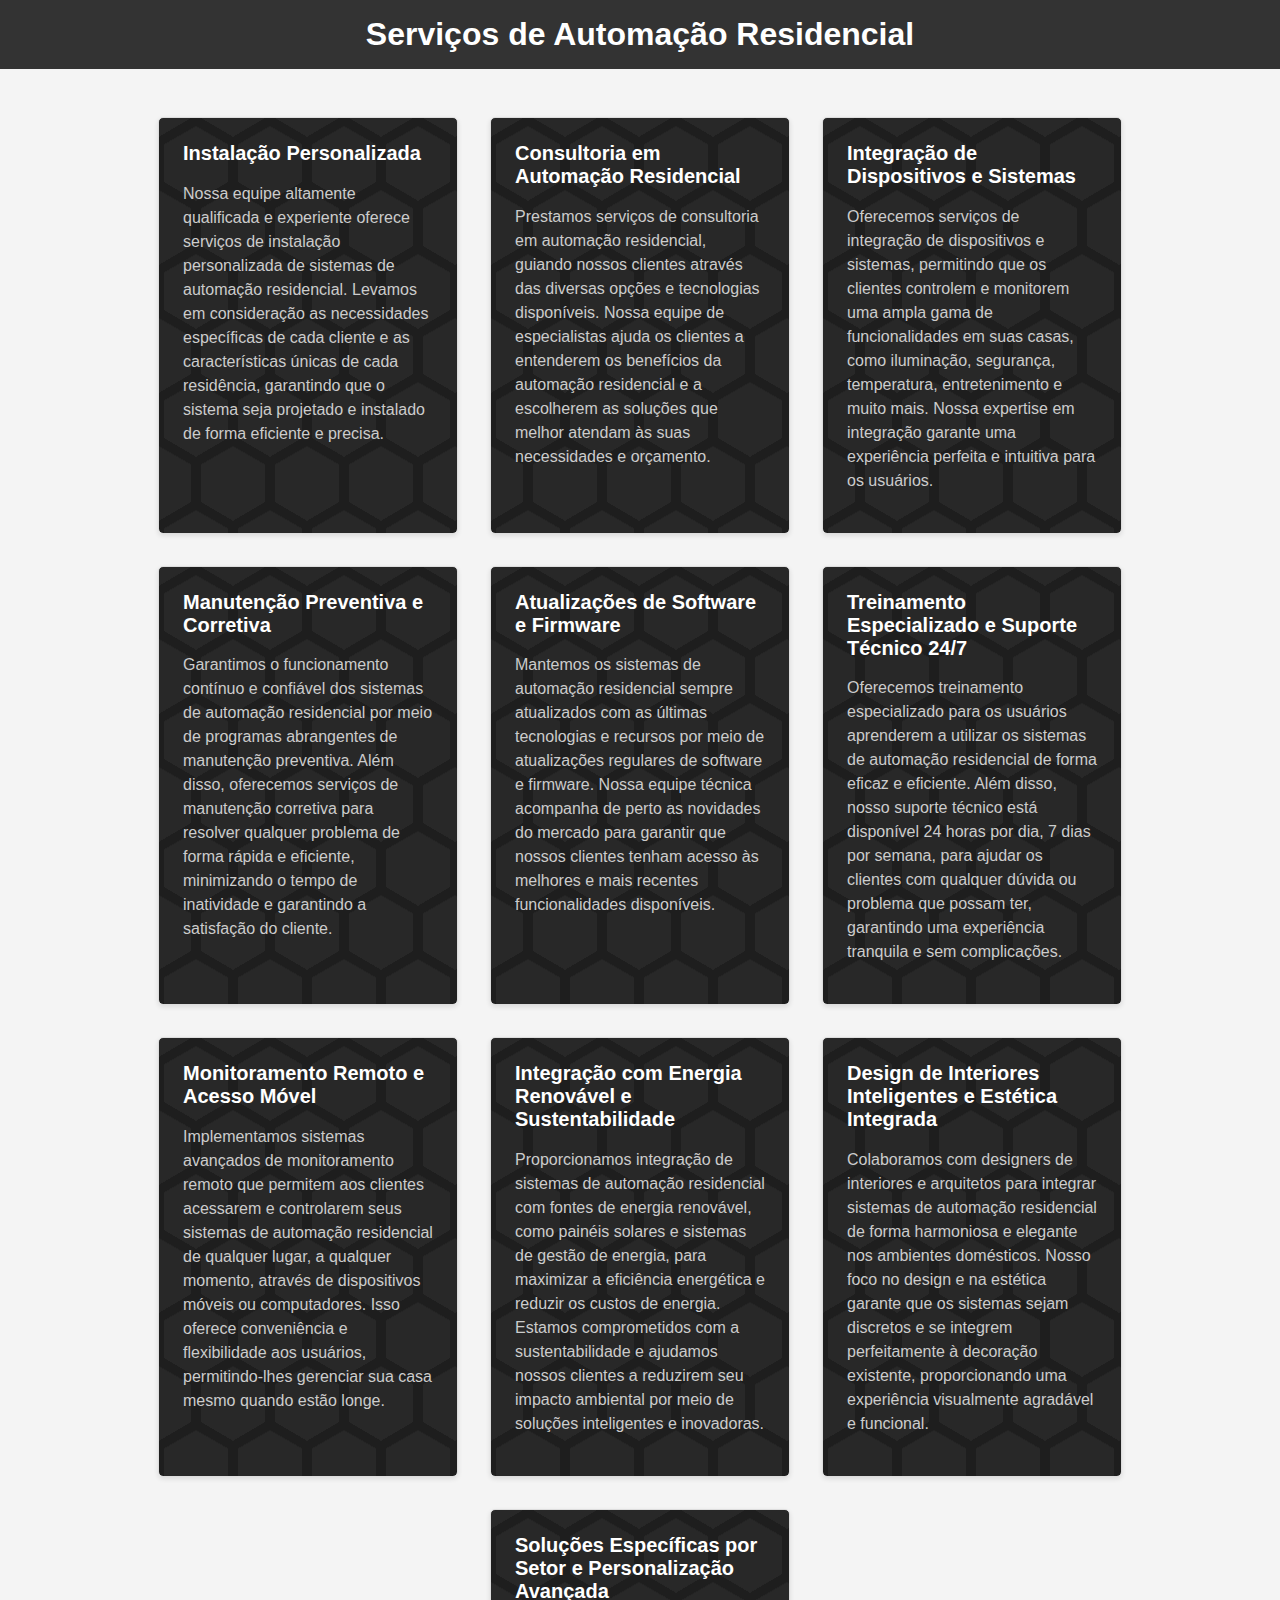
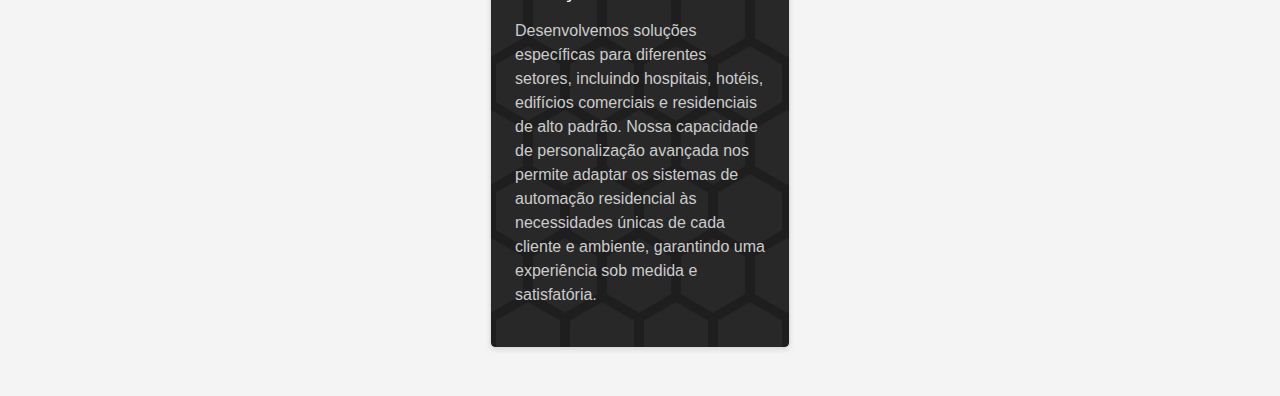
<file: serviços.html>
<!DOCTYPE html>
<html lang="pt-BR">
<head>
    <meta charset="UTF-8">
    <meta name="viewport" content="width=device-width, initial-scale=1.0">
    <title>Serviços de Automação Residencial</title>
    <link rel="stylesheet" href="serviços.css">
</head>
<body>

    <header>
        <h1>Serviços de Automação Residencial</h1>
    </header>
    <main>
        <section class="card">
            <div class="container"></div>
            <div class="card-content">
                <h2>Instalação Personalizada</h2>
                <p>Nossa equipe altamente qualificada e experiente oferece serviços de instalação personalizada de sistemas de automação residencial. Levamos em consideração as necessidades específicas de cada cliente e as características únicas de cada residência, garantindo que o sistema seja projetado e instalado de forma eficiente e precisa.</p>
            </div>
        </section>
        <section class="card">
            <div class="container"></div>
            <div class="card-content">
                <h2>Consultoria em Automação Residencial</h2>
                <p>Prestamos serviços de consultoria em automação residencial, guiando nossos clientes através das diversas opções e tecnologias disponíveis. Nossa equipe de especialistas ajuda os clientes a entenderem os benefícios da automação residencial e a escolherem as soluções que melhor atendam às suas necessidades e orçamento.</p>
            </div>
        </section>
        <section class="card">
            <div class="container"></div>
            <div class="card-content">
                <h2>Integração de Dispositivos e Sistemas</h2>
                <p>Oferecemos serviços de integração de dispositivos e sistemas, permitindo que os clientes controlem e monitorem uma ampla gama de funcionalidades em suas casas, como iluminação, segurança, temperatura, entretenimento e muito mais. Nossa expertise em integração garante uma experiência perfeita e intuitiva para os usuários.</p>
            </div>
        </section>
        <section class="card">
            <div class="container"></div>
            <div class="card-content">
                <h2>Manutenção Preventiva e Corretiva</h2>
                <p>Garantimos o funcionamento contínuo e confiável dos sistemas de automação residencial por meio de programas abrangentes de manutenção preventiva. Além disso, oferecemos serviços de manutenção corretiva para resolver qualquer problema de forma rápida e eficiente, minimizando o tempo de inatividade e garantindo a satisfação do cliente.</p>
            </div>
        </section>
        <section class="card">
            <div class="container"></div>
            <div class="card-content">
                <h2>Atualizações de Software e Firmware</h2>
                <p>Mantemos os sistemas de automação residencial sempre atualizados com as últimas tecnologias e recursos por meio de atualizações regulares de software e firmware. Nossa equipe técnica acompanha de perto as novidades do mercado para garantir que nossos clientes tenham acesso às melhores e mais recentes funcionalidades disponíveis.</p>
            </div>
        </section>
        <section class="card">
            <div class="container"></div>
            <div class="card-content">
                <h2>Treinamento Especializado e Suporte Técnico 24/7</h2>
                <p>Oferecemos treinamento especializado para os usuários aprenderem a utilizar os sistemas de automação residencial de forma eficaz e eficiente. Além disso, nosso suporte técnico está disponível 24 horas por dia, 7 dias por semana, para ajudar os clientes com qualquer dúvida ou problema que possam ter, garantindo uma experiência tranquila e sem complicações.</p>
            </div>
        </section>
        <section class="card">
            <div class="container"></div>
            <div class="card-content">
                <h2>Monitoramento Remoto e Acesso Móvel</h2>
                <p>Implementamos sistemas avançados de monitoramento remoto que permitem aos clientes acessarem e controlarem seus sistemas de automação residencial de qualquer lugar, a qualquer momento, através de dispositivos móveis ou computadores. Isso oferece conveniência e flexibilidade aos usuários, permitindo-lhes gerenciar sua casa mesmo quando estão longe.</p>
            </div>
        </section>
        <section class="card">
            <div class="container"></div>
            <div class="card-content">
                <h2>Integração com Energia Renovável e Sustentabilidade</h2>
                <p>Proporcionamos integração de sistemas de automação residencial com fontes de energia renovável, como painéis solares e sistemas de gestão de energia, para maximizar a eficiência energética e reduzir os custos de energia. Estamos comprometidos com a sustentabilidade e ajudamos nossos clientes a reduzirem seu impacto ambiental por meio de soluções inteligentes e inovadoras.</p>
            </div>
        </section>
        <section class="card">
            <div class="container"></div>
            <div class="card-content">
                <h2>Design de Interiores Inteligentes e Estética Integrada</h2>
                <p>Colaboramos com designers de interiores e arquitetos para integrar sistemas de automação residencial de forma harmoniosa e elegante nos ambientes domésticos. Nosso foco no design e na estética garante que os sistemas sejam discretos e se integrem perfeitamente à decoração existente, proporcionando uma experiência visualmente agradável e funcional.</p>
            </div>
        </section>
        <section class="card">
            <div class="container"></div>
            <div class="card-content">
                <h2>Soluções Específicas por Setor e Personalização Avançada</h2>
                <p>Desenvolvemos soluções específicas para diferentes setores, incluindo hospitais, hotéis, edifícios comerciais e residenciais de alto padrão. Nossa capacidade de personalização avançada nos permite adaptar os sistemas de automação residencial às necessidades únicas de cada cliente e ambiente, garantindo uma experiência sob medida e satisfatória.</p>
            </div>
        </section>
    </main>
</body>
</html>
</file>
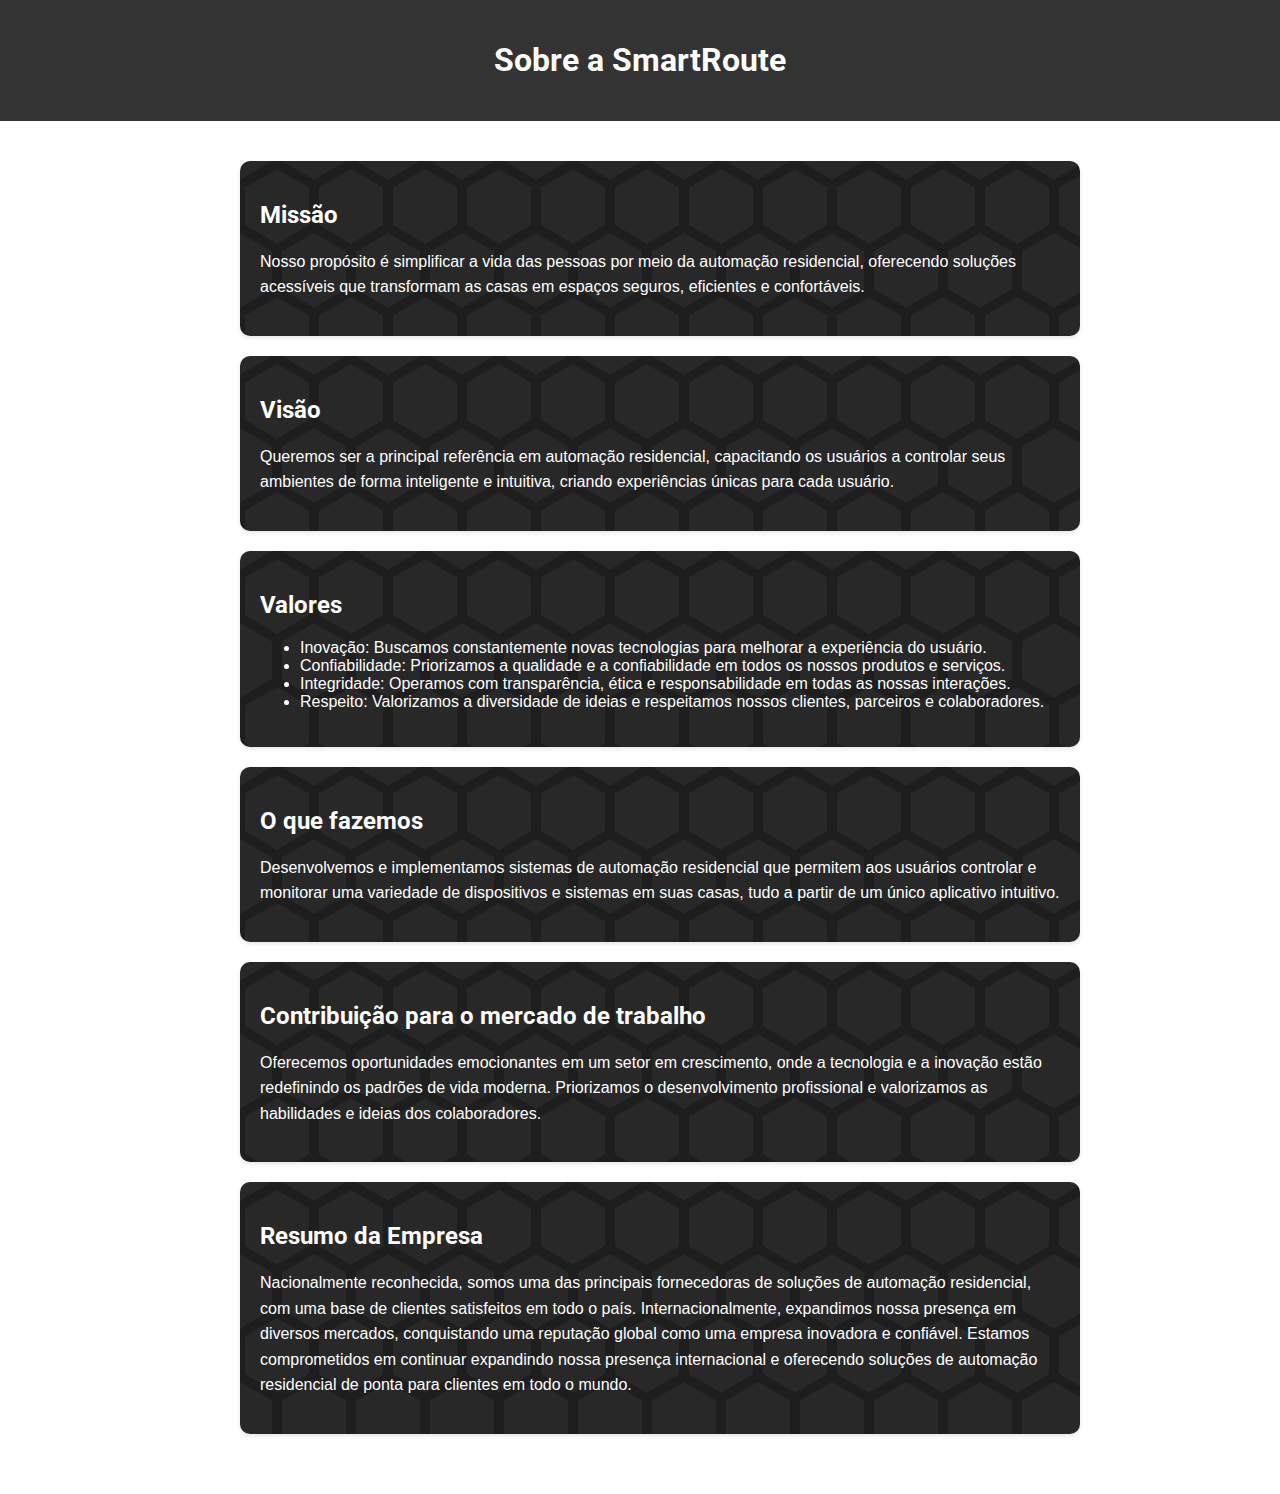
<file: sobre.html>
<!DOCTYPE html>
<html lang="pt-BR">
<head>
    <meta charset="UTF-8">
    <meta name="viewport" content="width=device-width, initial-scale=1.0">
    <title>SmartRoute - Automação Residencial</title>
    <link href="https://fonts.googleapis.com/css2?family=Roboto:wght@700&display=swap" rel="stylesheet">
    <style>
        body {
            font-family: Arial, sans-serif;
            margin: 0;
            padding: 0;
            background-color: #fff;
            color: #fff;
        }
        header {
            background-color: #333;
            color: #fff;
            padding: 20px;
            text-align: center;
        }
        section {
            padding: 20px;
            margin: 20px auto;
            max-width: 800px;
        }
        .card {
            background-color: #fff;
            border-radius: 10px; /* Ajuste o valor do raio de borda aqui */
            box-shadow: 0 2px 4px rgba(0, 0, 0, 0.1);
            padding: 20px;
            margin-bottom: 20px;
            width: 100%;
            height: 100%;
            --s: 37px; 
            --c: #0000, #282828 0.5deg 119.5deg, #0000 120deg;
            --g1: conic-gradient(from 60deg at 56.25% calc(425% / 6), var(--c));
            --g2: conic-gradient(from 180deg at 43.75% calc(425% / 6), var(--c));
            --g3: conic-gradient(from -60deg at 50% calc(175% / 12), var(--c));
            background: var(--g1), var(--g1) var(--s) calc(1.73 * var(--s)), var(--g2),
                var(--g2) var(--s) calc(1.73 * var(--s)), var(--g3) var(--s) 0,
                var(--g3) 0 calc(1.73 * var(--s)) #1e1e1e;
            background-size: calc(2 * var(--s)) calc(3.46 * var(--s));
            transition: transform 0.3s ease-in-out, box-shadow 0.3s ease-in-out; /* Adiciona transição suave */
        }
        .card:hover {
            transform: scale(1.05); /* Aumenta o tamanho quando hover */
            box-shadow: 0 4px 8px rgba(0, 0, 0, 0.2); /* Adiciona uma sombra sutil */
        }
        h1, h2 {
            color: #fff;
            font-family: 'Roboto', sans-serif;
            font-weight: 700;
        }
        p {
            line-height: 1.6;
        }
    </style>
</head>
<body>
    <header>
        <h1>Sobre a SmartRoute</h1>
    </header>
    <section>
        <div class="card container"> <!--  .container -->
            <h2>Missão</h2>
            <p>Nosso propósito é simplificar a vida das pessoas por meio da automação residencial, oferecendo soluções acessíveis que transformam as casas em espaços seguros, eficientes e confortáveis.</p>
        </div>
        <div class="card container"> <!-- .container -->
            <h2>Visão</h2>
            <p>Queremos ser a principal referência em automação residencial, capacitando os usuários a controlar seus ambientes de forma inteligente e intuitiva, criando experiências únicas para cada usuário.</p>
        </div>
        <div class="card container"> <!--.container -->
            <h2>Valores</h2>
            <ul>
                <li>Inovação: Buscamos constantemente novas tecnologias para melhorar a experiência do usuário.</li>
                <li>Confiabilidade: Priorizamos a qualidade e a confiabilidade em todos os nossos produtos e serviços.</li>
                <li>Integridade: Operamos com transparência, ética e responsabilidade em todas as nossas interações.</li>
                <li>Respeito: Valorizamos a diversidade de ideias e respeitamos nossos clientes, parceiros e colaboradores.</li>
            </ul>
        </div>
        <div class="card container"> <!--  .container -->
            <h2>O que fazemos</h2>
            <p>Desenvolvemos e implementamos sistemas de automação residencial que permitem aos usuários controlar e monitorar uma variedade de dispositivos e sistemas em suas casas, tudo a partir de um único aplicativo intuitivo.</p>
        </div>
        <div class="card container"> <!-- A .container -->
            <h2>Contribuição para o mercado de trabalho</h2>
            <p>Oferecemos oportunidades emocionantes em um setor em crescimento, onde a tecnologia e a inovação estão redefinindo os padrões de vida moderna. Priorizamos o desenvolvimento profissional e valorizamos as habilidades e ideias dos colaboradores.</p>
        </div>
        <div class="card container"> <!--  .container -->
            <h2>Resumo da Empresa</h2>
            <p>Nacionalmente reconhecida, somos uma das principais fornecedoras de soluções de automação residencial, com uma base de clientes satisfeitos em todo o país. Internacionalmente, expandimos nossa presença em diversos mercados, conquistando uma reputação global como uma empresa inovadora e confiável. Estamos comprometidos em continuar expandindo nossa presença internacional e oferecendo soluções de automação residencial de ponta para clientes em todo o mundo.</p>
        </div>
    </section>
</body>
</html>
</file>
<file: serviços.css>
body {
  font-family: Arial, sans-serif;
  margin: 0;
  padding: 0;
  background-color: #f4f4f4;
}

header {
  background-color: #333;
  color: #fff;
  padding: 1rem 0;
  text-align: center;
}

h1 {
  margin: 0;
}

main {
  display: flex;
  flex-wrap: wrap;
  justify-content: center;
  padding: 2rem;
}

.card {
  position: relative;
  border: 1px solid #ddd;
  border-radius: 5px;
  box-shadow: 0 2px 5px rgba(0, 0, 0, 0.1);
  margin: 1rem;
  padding: 1.5rem;
  width: 300px;
  box-sizing: border-box;
  transition: transform 0.3s ease, box-shadow 0.3s ease;
  overflow: hidden;
  background-color: transparent; /* Remove the white background */
}

.card:hover {
  transform: scale(1.05);
  box-shadow: 0 4px 10px rgba(0, 0, 0, 0.2);
}

.card h2 {
  color: #fff; /* Change text color to contrast with the background */
  font-size: 1.25rem;
  margin-top: 0;
}

.card p {
  color: #ccc; /* Change text color to contrast with the background */
  font-size: 1rem;
  line-height: 1.5;
}

.container {
  position: absolute;
  top: 0;
  left: 0;
  width: 100%;
  height: 100%;
  --s: 37px; /* control the size */
  --c: #0000, #282828 0.5deg 119.5deg, #0000 120deg;
  --g1: conic-gradient(from 60deg at 56.25% calc(425% / 6), var(--c));
  --g2: conic-gradient(from 180deg at 43.75% calc(425% / 6), var(--c));
  --g3: conic-gradient(from -60deg at 50% calc(175% / 12), var(--c));
  background: var(--g1), var(--g1) var(--s) calc(1.73 * var(--s)), var(--g2),
  var(--g2) var(--s) calc(1.73 * var(--s)), var(--g3) var(--s) 0,
  var(--g3) 0 calc(1.73 * var(--s)) #1e1e1e;
  background-size: calc(2 * var(--s)) calc(3.46 * var(--s));
  z-index: -1; /* ensures the background is behind the text */
}

.card-content {
  position: relative;
  z-index: 1; /* ensures the text is above the background */
}
</file>
